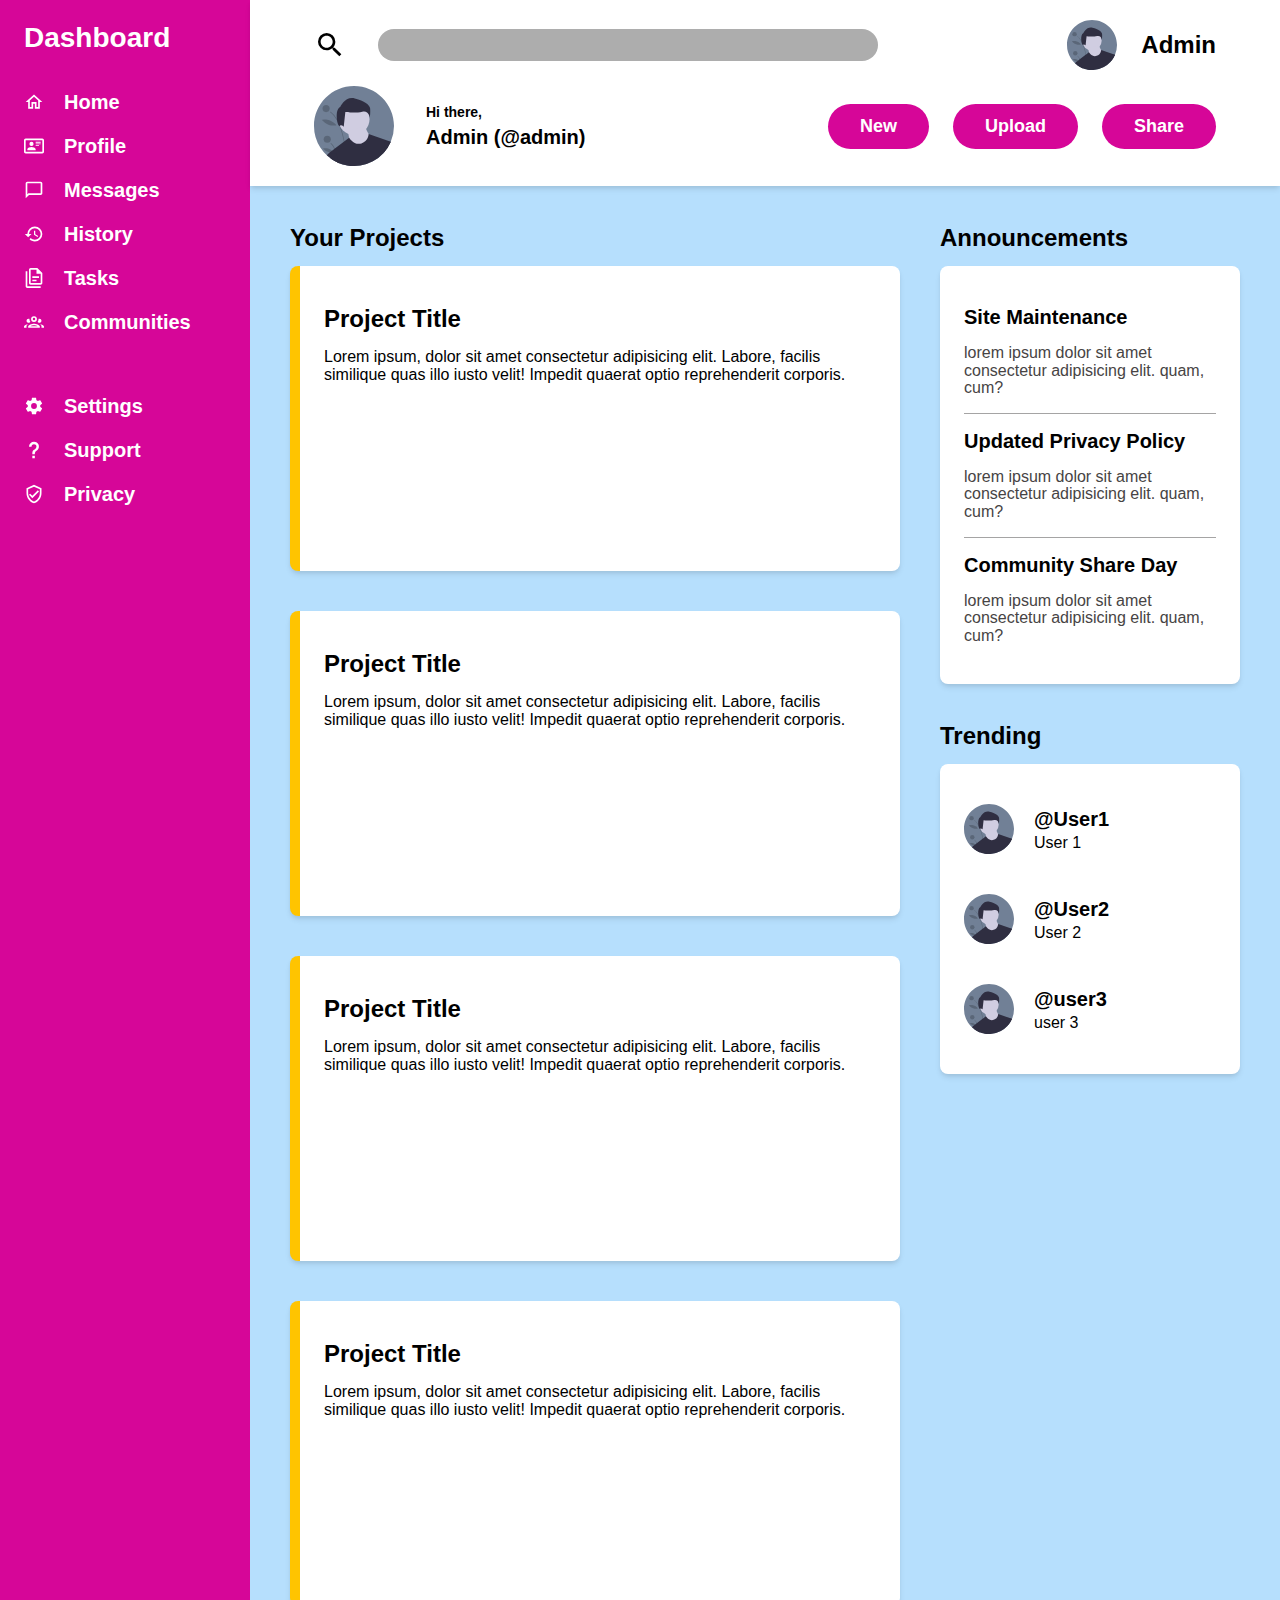
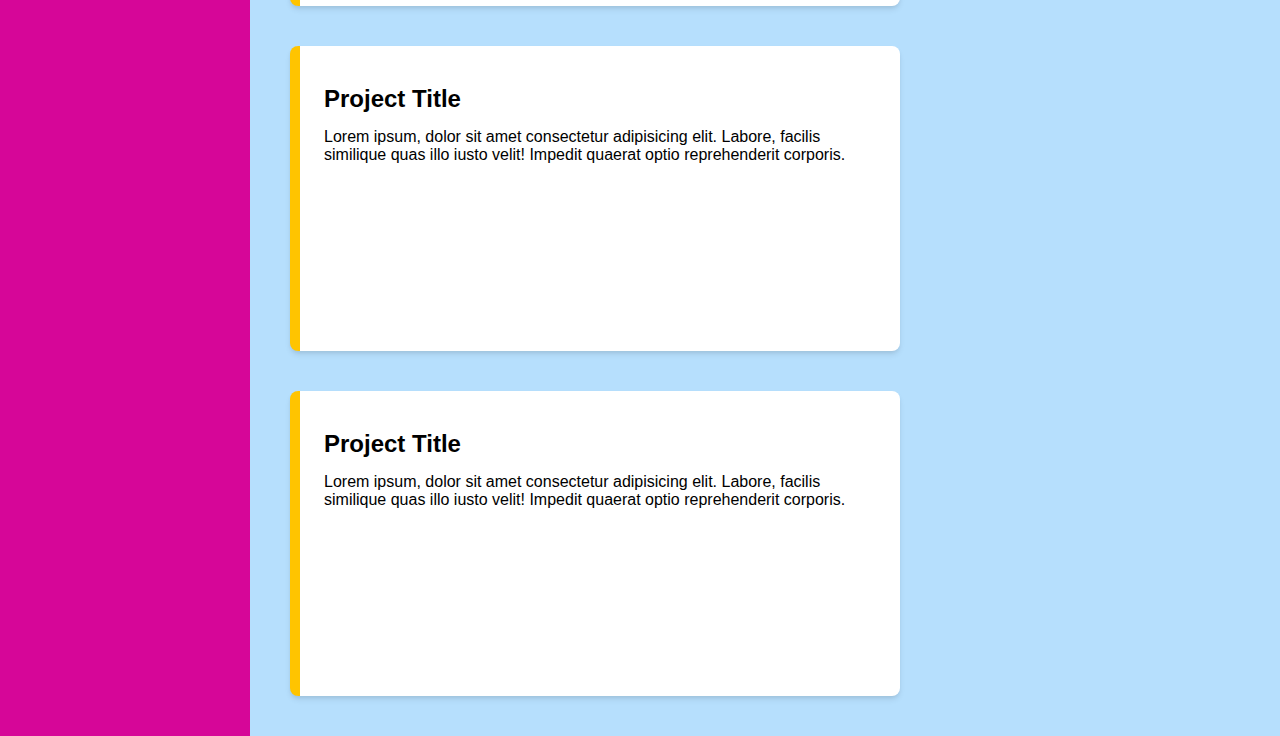
<file: admin-dashboard/index.html>
<!DOCTYPE html>
<html lang="en">
<head>
  <meta charset="UTF-8">
  <meta http-equiv="X-UA-Compatible" content="IE=edge">
  <meta name="viewport" content="width=device-width, initial-scale=1.0">
  <title>Admin Dashboard</title>
  <link rel="stylesheet" href="styles.css">
</head>
<body>
  <div class="container">
    <div class="sidebar">
      <div class="logo">
        <div>Dashboard</div>
      </div>

      <ul>
        <li>
          <img class="svg" src="./img/home-outline.svg" alt="home">
          <div>Home</div>
        </li>
        <li>
          <img src="./img/card-account-details-outline.svg" alt="Profile" class="svg">
          <div>Profile</div>
        </li>
        <li>
          <img src="./img/message-outline.svg" alt="" class="svg">
          <div>Messages</div>
        </li>
        <li>
          <img src="./img/history.svg" alt="" class="svg">
          <div>History</div>
        </li>
        <li>
          <img src="./img/file-document-multiple-outline.svg" alt="" class="svg">
          <div>Tasks</div>
        </li>
        <li>
          <img src="./img/account-group-outline.svg" alt="" class="svg">
          <div>Communities</div>
        </li>
      </ul>

      <ul>
        <li>
          <img src="./img/cog.svg" alt="" class="svg">
          <div>Settings</div>
        </li>
        <li>
          <img src="./img/help.svg" alt="" class="svg">
          <div>Support</div>
        </li>
        <li>
          <img src="./img/shield-check-outline.svg" alt="" class="svg">
          <div>Privacy</div>
        </li>
      </ul>
    </div>

    <div class="dashboard">
      <div class="header">
        <div class="top">
          <div class="left">
            <img class="svg" src="./img/magnify.svg" alt="Search" />
            <div class="searchbar"></div>
          </div>
          <div class="right">
            <img src="img/user.svg" alt="" class="svg">
            <div>Admin</div>
          </div>
        </div>
        <div class="bottom">
          <div class="left">
            <img src="./img/user.svg" alt="" class="svg">
            <div class="welcome-message">
              <div class="top">Hi there,</div>
              <div class="bottom">Admin (@admin)</div>
            </div>
          </div>
          <div class="right">
            <button>New</button>
            <button>Upload</button>
            <button>Share</button>
          </div>
        </div>
      </div>
      <div class="content">
        <div class="left">
          <div class="left-title">
            <div>Your Projects</div>
          </div>
          <div class="cards">
            <div class="card">
              <div class="card-title">
                Project Title
              </div>
              <div class="card-content">
                Lorem ipsum, dolor sit amet consectetur adipisicing elit. Labore, facilis similique quas illo iusto velit! Impedit quaerat optio reprehenderit corporis.
              </div>
            </div>
            <div class="card">
              <div class="card-title">
                Project Title
              </div>
              <div class="card-content">
                Lorem ipsum, dolor sit amet consectetur adipisicing elit. Labore, facilis similique quas illo iusto velit! Impedit quaerat optio reprehenderit corporis.
              </div>
            </div>
            <div class="card">
              <div class="card-title">
                Project Title
              </div>
              <div class="card-content">
                Lorem ipsum, dolor sit amet consectetur adipisicing elit. Labore, facilis similique quas illo iusto velit! Impedit quaerat optio reprehenderit corporis.
              </div>
            </div>
            <div class="card">
              <div class="card-title">
                Project Title
              </div>
              <div class="card-content">
                Lorem ipsum, dolor sit amet consectetur adipisicing elit. Labore, facilis similique quas illo iusto velit! Impedit quaerat optio reprehenderit corporis.
              </div>
            </div>
            <div class="card">
              <div class="card-title">
                Project Title
              </div>
              <div class="card-content">
                Lorem ipsum, dolor sit amet consectetur adipisicing elit. Labore, facilis similique quas illo iusto velit! Impedit quaerat optio reprehenderit corporis.
              </div>
            </div>
            <div class="card">
              <div class="card-title">
                Project Title
              </div>
              <div class="card-content">
                Lorem ipsum, dolor sit amet consectetur adipisicing elit. Labore, facilis similique quas illo iusto velit! Impedit quaerat optio reprehenderit corporis.
              </div>
            </div>
          </div>
        </div>
        <div class="right">
          <div class="top">
            <div class="right-title">
              Announcements
            </div>
            <div class="card">
              <div class="card-title">
                Site Maintenance
              </div>
              <div class="card-content">
                lorem ipsum dolor sit amet consectetur adipisicing elit. quam, cum?
              </div>
              <div class="content-separator"></div>
              <div class="card-title">
                Updated Privacy Policy
              </div>
              <div class="card-content">
                lorem ipsum dolor sit amet consectetur adipisicing elit. quam, cum?
              </div>
              <div class="content-separator"></div>
              <div class="card-title">
                Community Share Day
              </div>
              <div class="card-content">
                lorem ipsum dolor sit amet consectetur adipisicing elit. quam, cum?
              </div>
            </div>
          </div>
          <div class="bottom">
            <div class="right-title">
              Trending
            </div>
            <div class="card">
              <div class="profile">
                <img src="./img/user.svg" alt="" class="svg">
                <div class="profile-content">
                  <div class="username">@User1</div>
                  <div class="bio">User 1</div>
                </div>
              </div>
              <div class="profile">
                <img src="./img/user.svg" alt="" class="svg">
                <div class="profile-content">
                  <div class="username">@User2</div>
                  <div class="bio">User 2</div>
                </div>
              </div>
              <div class="profile">
                <img src="./img/user.svg" alt="" class="svg">
                <div class="profile-content">
                  <div class="username">@user3</div>
                  <div class="bio">user 3</div>
                </div>
              </div>
            </div>
          </div>
        </div>
      </div>
    </div>
  </div>
</body>
</html>
</file>
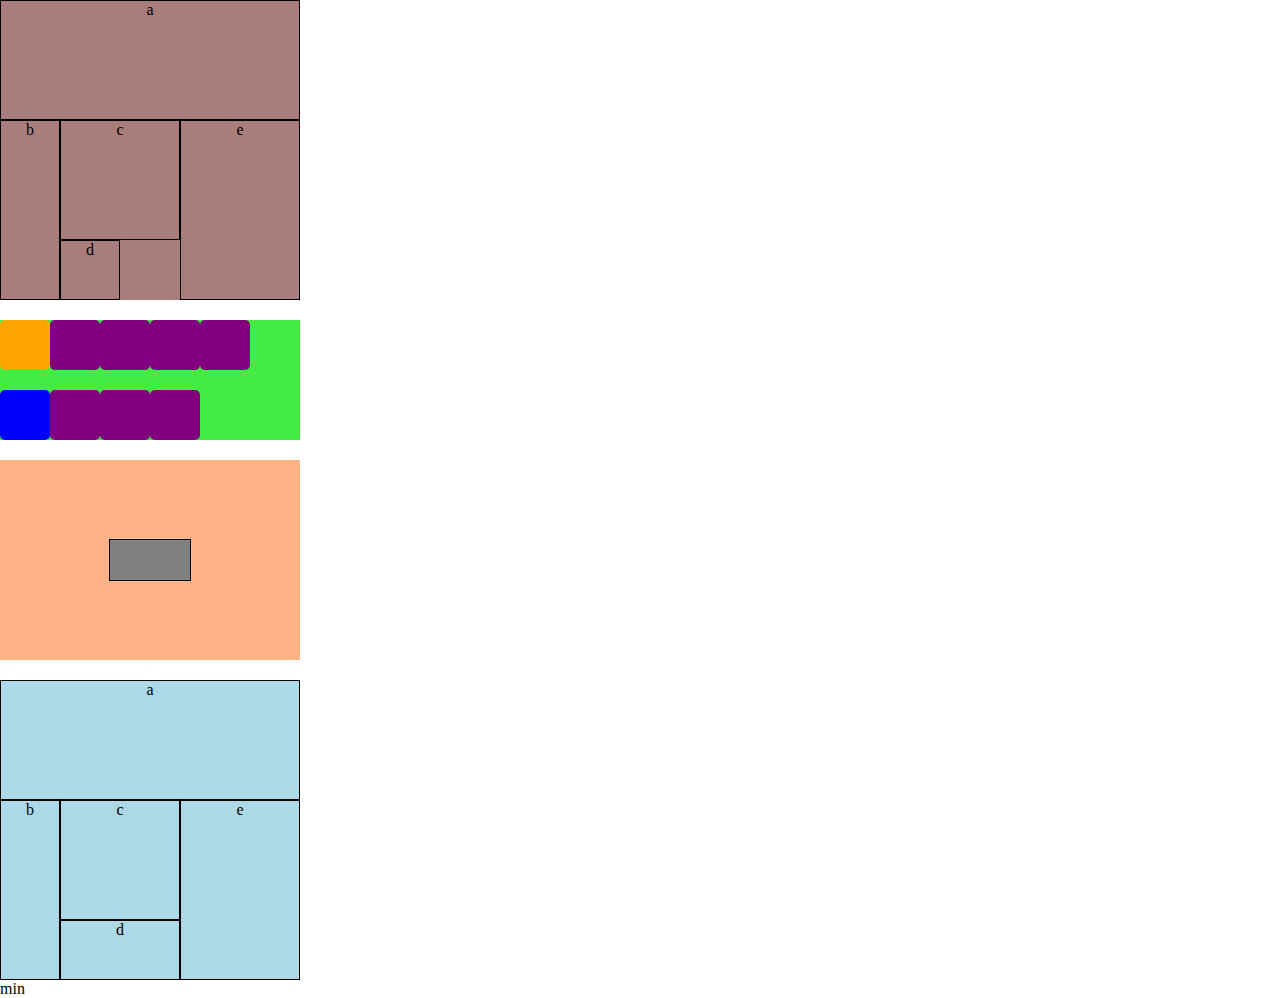
<file: grid-test/index.html>
<!DOCTYPE html>
<html lang="en">
<head>
  <meta charset="UTF-8">
  <meta http-equiv="X-UA-Compatible" content="IE=edge">
  <meta name="viewport" content="width=device-width, initial-scale=1.0">
  <title>Document</title>
  <link rel="stylesheet" href="styles.css">
</head>
<body>
  <div class="gridstuff">
    <div class="container4">
      <div class="a2">a</div>
      <div class="b2">b</div>
      <div class="c2">c</div>
      <div class="d2">d</div>
      <div class="e2">e</div>
    </div>

    <div class="container">
      <div class="box1"></div>
      <div class="box2"></div>
      <div class="box"></div>
      <div class="box"></div>
      <div class="box"></div>
      <div class="box"></div>
      <div class="box"></div>
      <div class="box"></div>
      <div class="box"></div>
    </div>

    <div class="container2">
      <div class="rectangle"></div>
    </div>

    <div class="container3">
      <div class="a">a</div>
      <div class="b">b</div>
      <div class="c">c</div>
      <div class="d">d</div>
      <div class="e">e</div>
    </div>
  </div>

  <div class="min">min</div>
</body>
</html>
</file>
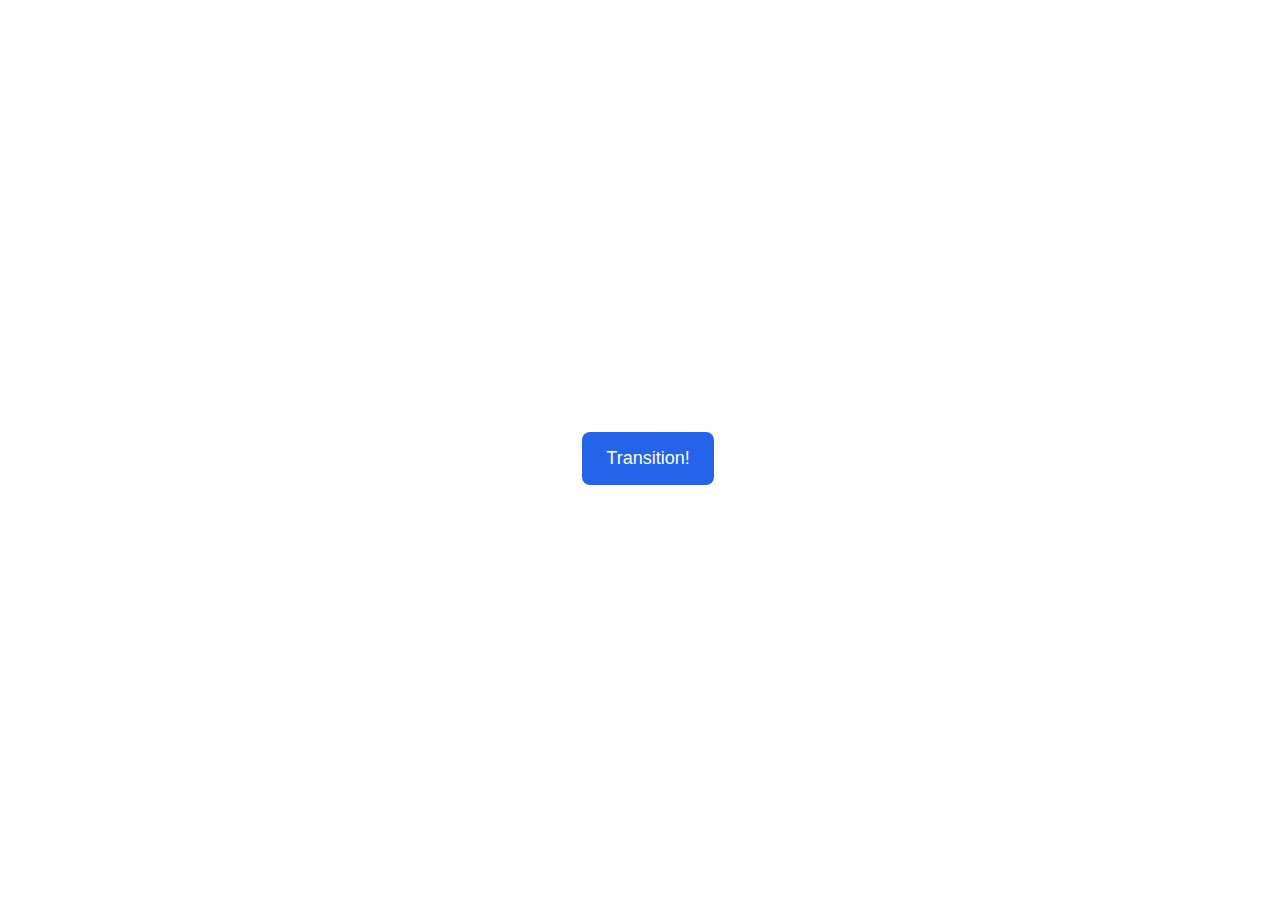
<file: css-exercises/animation/01-button-hover/index.html>
<!DOCTYPE html>
<html lang="en">
  <head>
    <meta charset="UTF-8" />
    <meta http-equiv="X-UA-Compatible" content="IE=edge" />
    <meta name="viewport" content="width=device-width, initial-scale=1.0" />
    <title>Button Hover</title>
    <link rel="stylesheet" href="style.css" />
  </head>
  <body>
    <div id="transition-container">
      <button>Transition!</button>
    </div>
  </body>
</html>
</file>
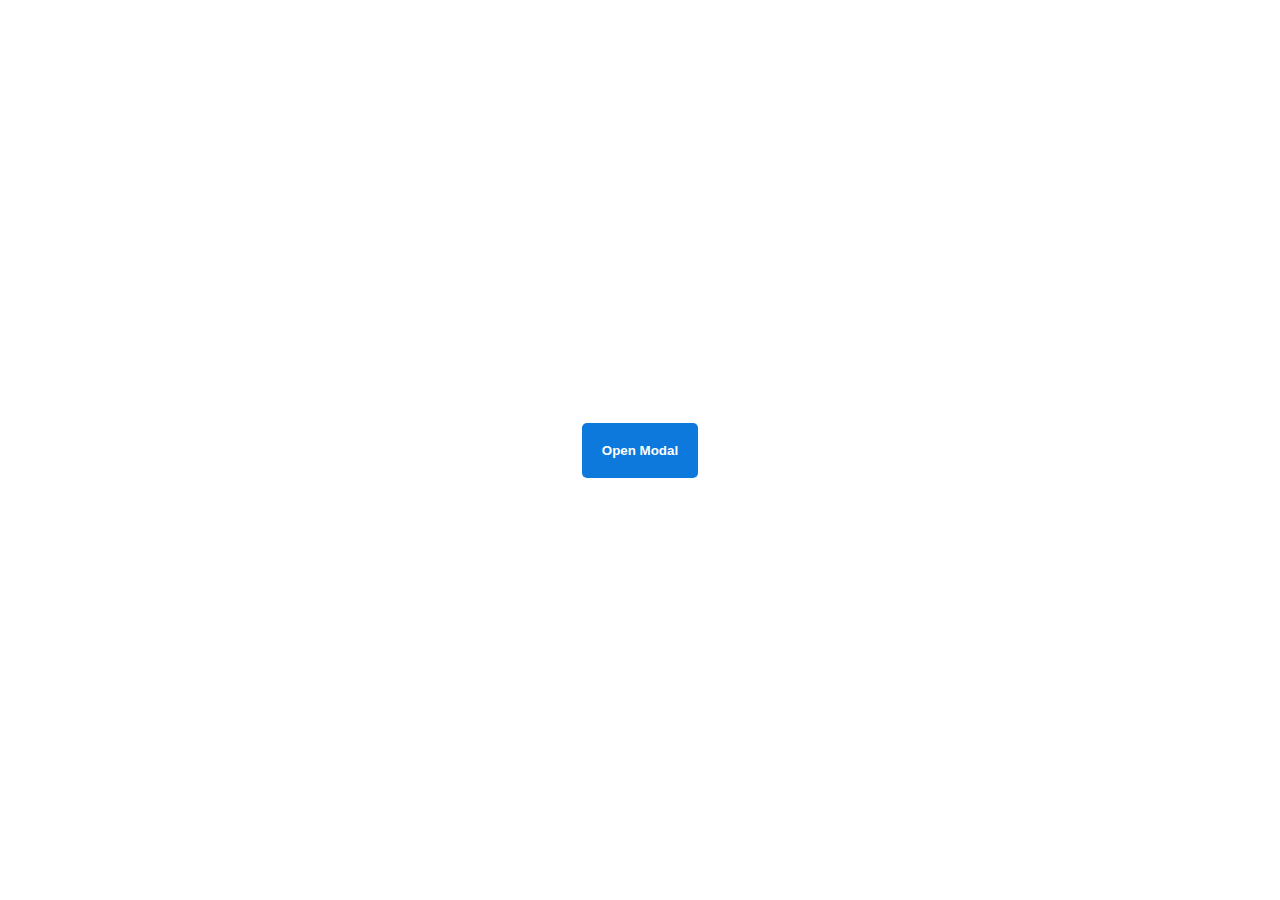
<file: css-exercises/animation/02-pop-up/index.html>
<!DOCTYPE html>
<html lang="en">
  <head>
    <meta charset="UTF-8" />
    <meta http-equiv="X-UA-Compatible" content="IE=edge" />
    <meta name="viewport" content="width=device-width, initial-scale=1.0" />
    <title>Popup</title>
    <link rel="stylesheet" href="style.css" />
  </head>
  <body>
    <div class="backdrop"></div>
    <div class="popup-modal">
      <h1>Look at me!</h1>
      <p>I'm a pop up dialog!</p>
      <button id="close-modal">Close Modal</button>
    </div>
    <div class="button-container">
      <button id="trigger-modal">Open Modal</button>
    </div>
    <script src="script.js"></script>
  </body>
</html>
</file>
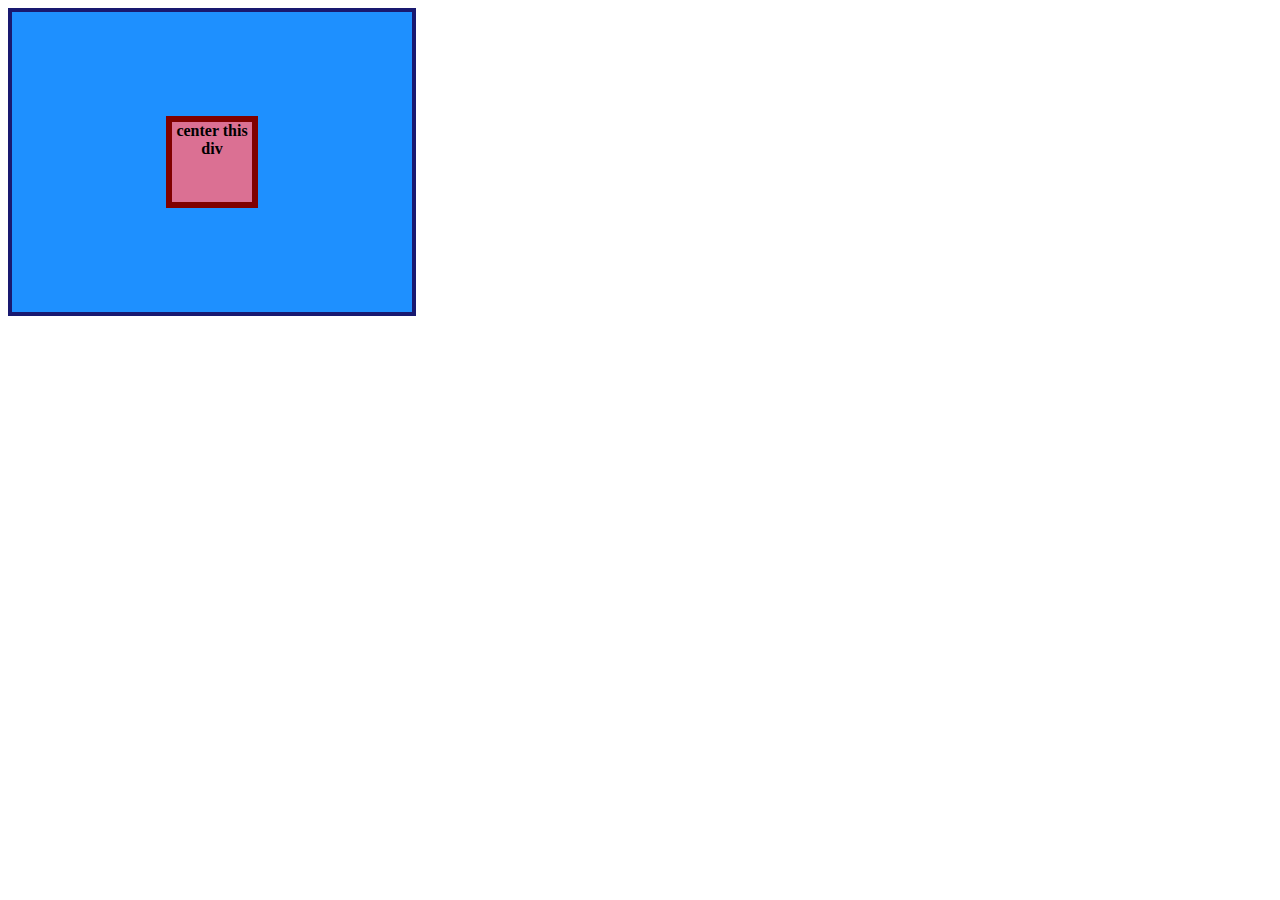
<file: css-exercises/flex/01-flex-center/index.html>
<!DOCTYPE html>
<html lang="en">
  <head>
    <meta charset="UTF-8">
    <meta http-equiv="X-UA-Compatible" content="IE=edge">
    <meta name="viewport" content="width=device-width, initial-scale=1.0">
    <title>CENTER THIS DIV</title>
    <link rel="stylesheet" href="style.css">
  </head>
  <body>
    <div class="container">
      <div class="box">center this div</div>
    </div>
  </body>
</html>
</file>
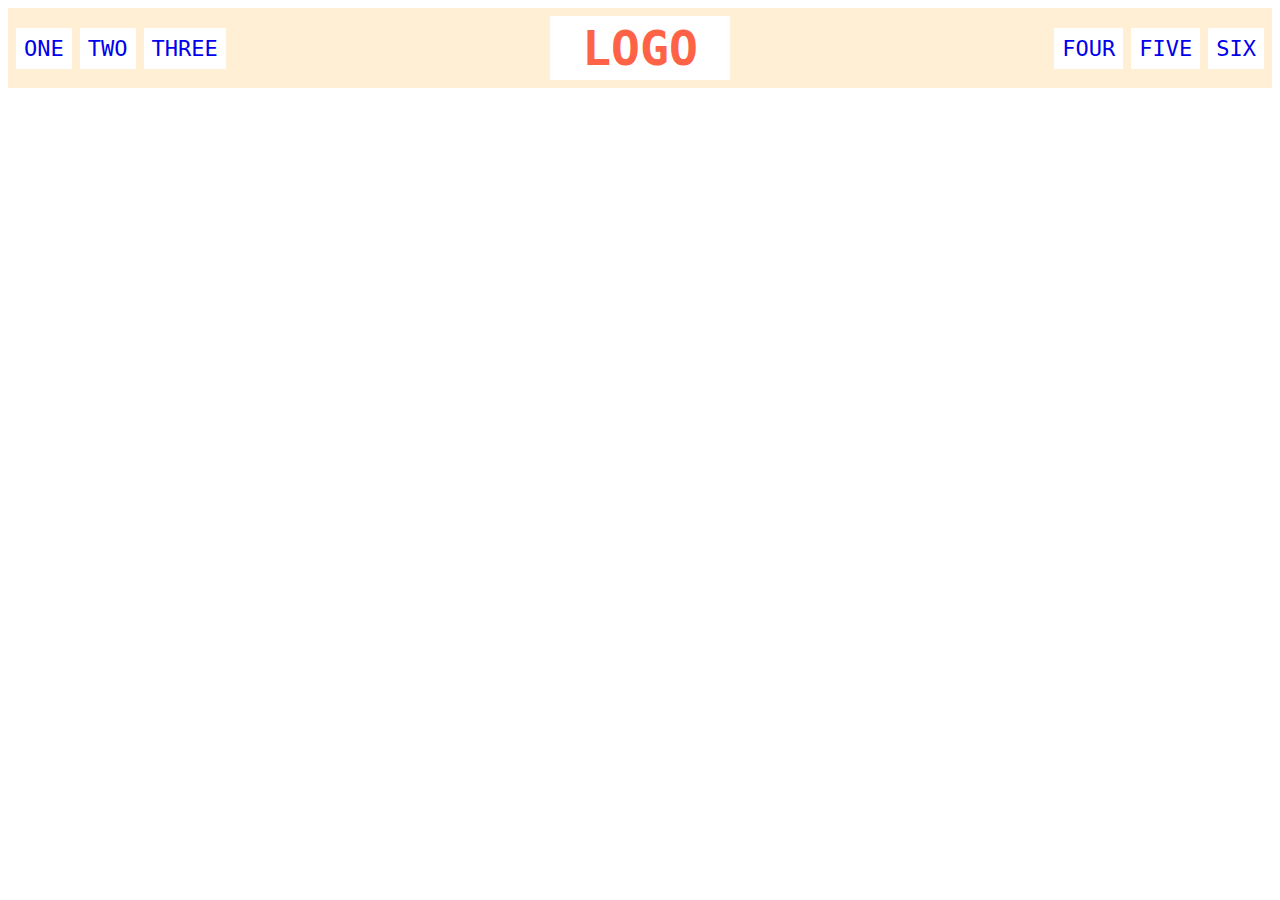
<file: css-exercises/flex/02-flex-header/index.html>
<!DOCTYPE html>
<html lang="en">
  <head>
    <meta charset="UTF-8">
    <meta http-equiv="X-UA-Compatible" content="IE=edge">
    <meta name="viewport" content="width=device-width, initial-scale=1.0">
    <title>Flex Header</title>
    <link rel="stylesheet" href="style.css">
  </head>
  <body>
    <div class="header">
      <div class="left-links">
        <ul>
          <li><a href="#">ONE</a></li>
          <li><a href="#">TWO</a></li>
          <li><a href="#">THREE</a></li>
        </ul>
      </div>
      <div class="logo">LOGO</div>
      <div class="right-links">
        <ul>
          <li><a href="#">FOUR</a></li>
          <li><a href="#">FIVE</a></li>
          <li><a href="#">SIX</a></li>
        </ul>
      </div>
    </div>
  </body>
</html>
</file>
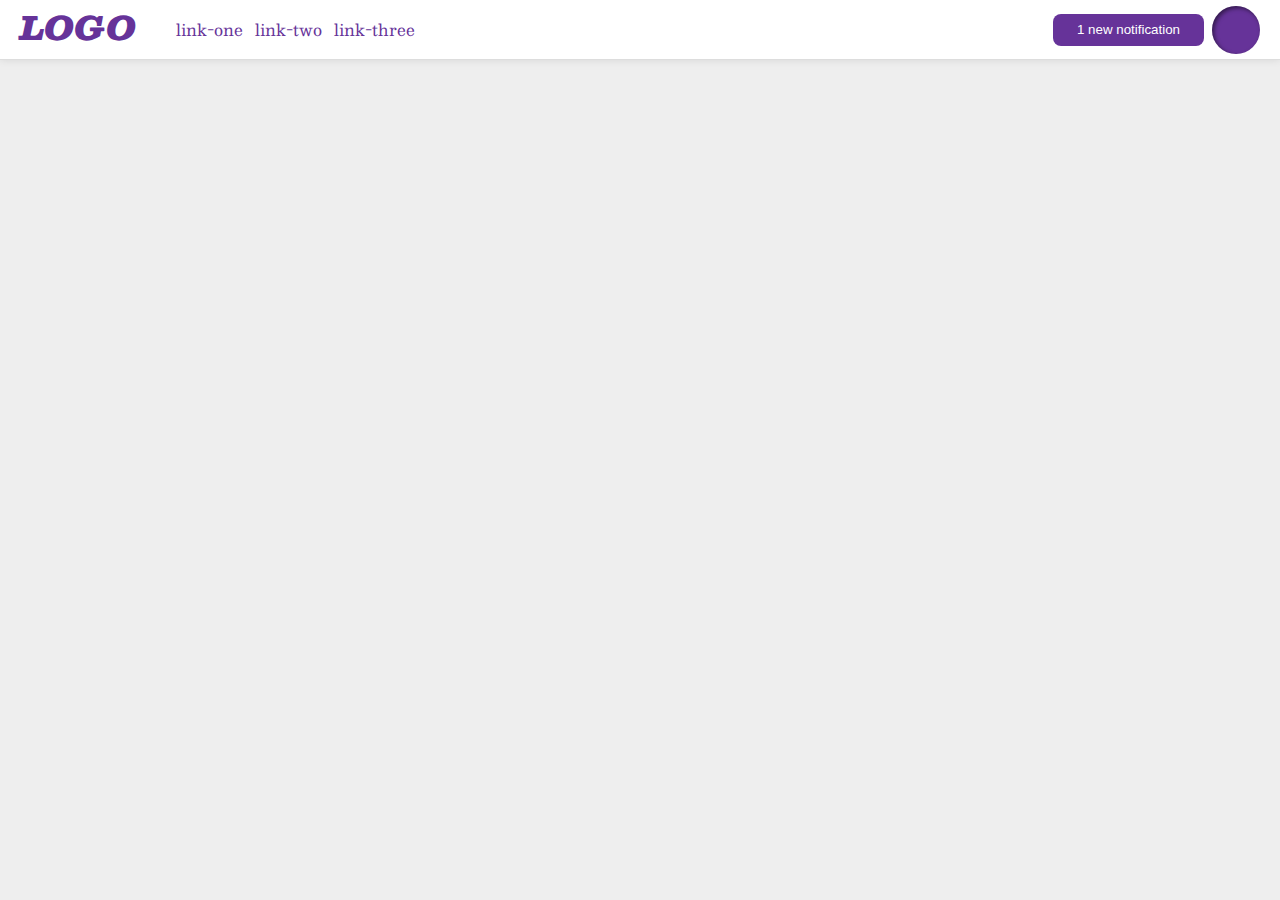
<file: css-exercises/flex/03-flex-header-2/index.html>
<!DOCTYPE html>
<html lang="en">
  <head>
    <meta charset="UTF-8">
    <meta http-equiv="X-UA-Compatible" content="IE=edge">
    <meta name="viewport" content="width=device-width, initial-scale=1.0">
    <title>Flex Header 2</title>
    <link rel="stylesheet" href="style.css">
  </head>
  <body>
    <div class="header">
      <div class="left">
        <div class="logo">
          LOGO
        </div>
        <ul class="links">
          <li><a href="google.com">link-one</a></li>
          <li><a href="google.com">link-two</a></li>
          <li><a href="google.com">link-three</a></li>
        </ul>
      </div>
      <div class="right">
        <button class="notifications">
          1 new notification
        </button>
        <div class="profile-image"></div>
      </div>
    </div>
  </body>
</html>
</file>
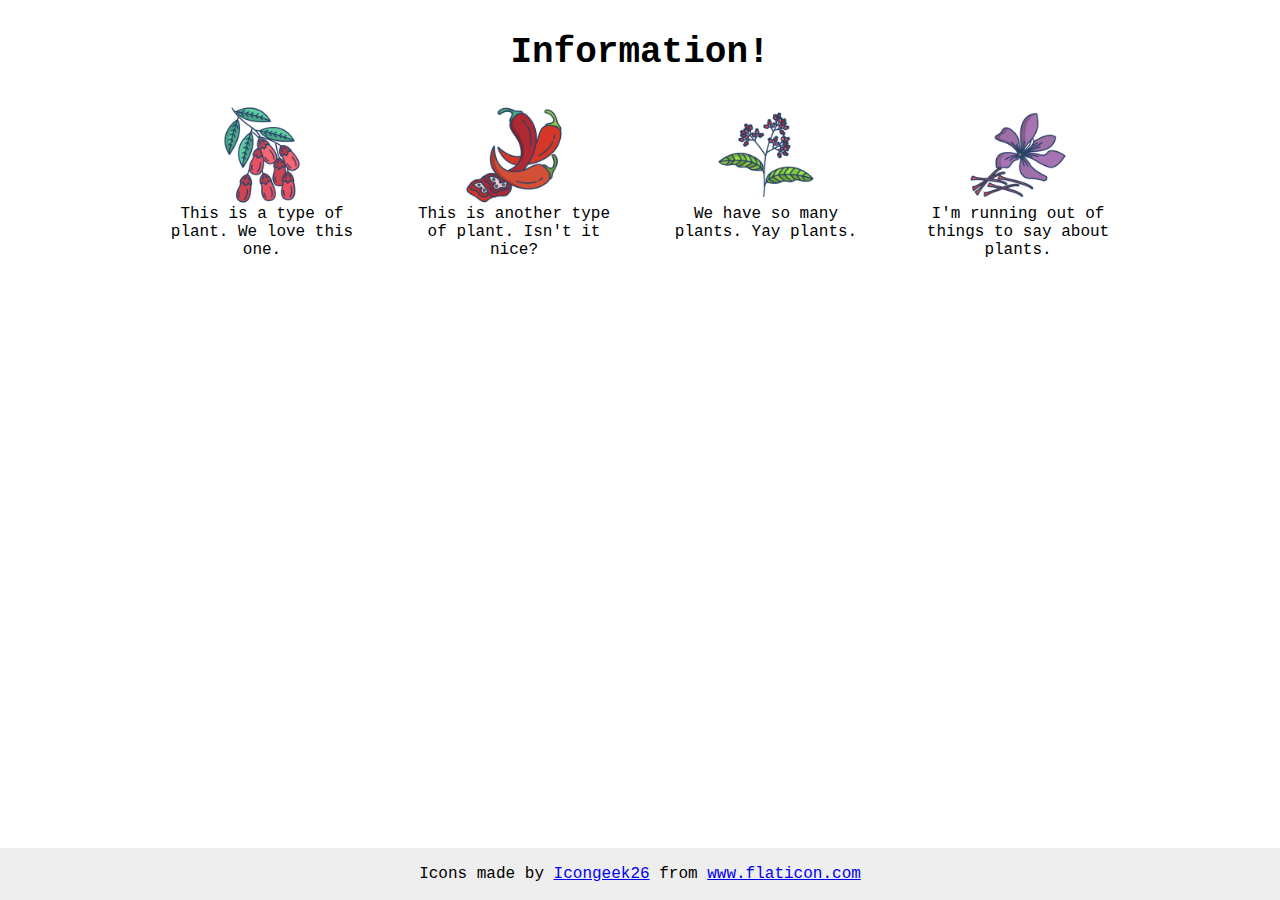
<file: css-exercises/flex/04-flex-information/index.html>
<!DOCTYPE html>
<html lang="en">
  <head>
    <meta charset="UTF-8">
    <meta http-equiv="X-UA-Compatible" content="IE=edge">
    <meta name="viewport" content="width=device-width, initial-scale=1.0">
    <title>Information</title>
    <link rel="stylesheet" href="style.css">
  </head>
  <body>
    <div class="showcase">
      <div class="title">Information!</div>

      <div class="bottom">
        <div class="container">
          <img src="./images/barberry.png" alt="barberry">
          <div class="text">This is a type of plant. We love this one.</div>
        </div>

        <div class="container">
          <img src="./images/chilli.png" alt="chili">
          <div class="text">This is another type of plant. Isn't it nice?</div>
        </div>

        <div class="container">
          <img src="./images/pepper.png" alt="pepper">
          <div class="text">We have so many plants. Yay plants.</div>
        </div>

        <div class="container">
          <img src="./images/saffron.png" alt="saffron">
          <div class="text">I'm running out of things to say about plants.</div>
        </div>
      </div>
    </div>

    <!-- disregard this section, it's here to give attribution to the creator of these icons -->
    <div class="footer">
      <div>Icons made by <a href="https://www.flaticon.com/authors/icongeek26" title="Icongeek26">Icongeek26</a> from <a href="https://www.flaticon.com/" title="Flaticon">www.flaticon.com</a></div>
    </div>
  </body>
</html>
</file>
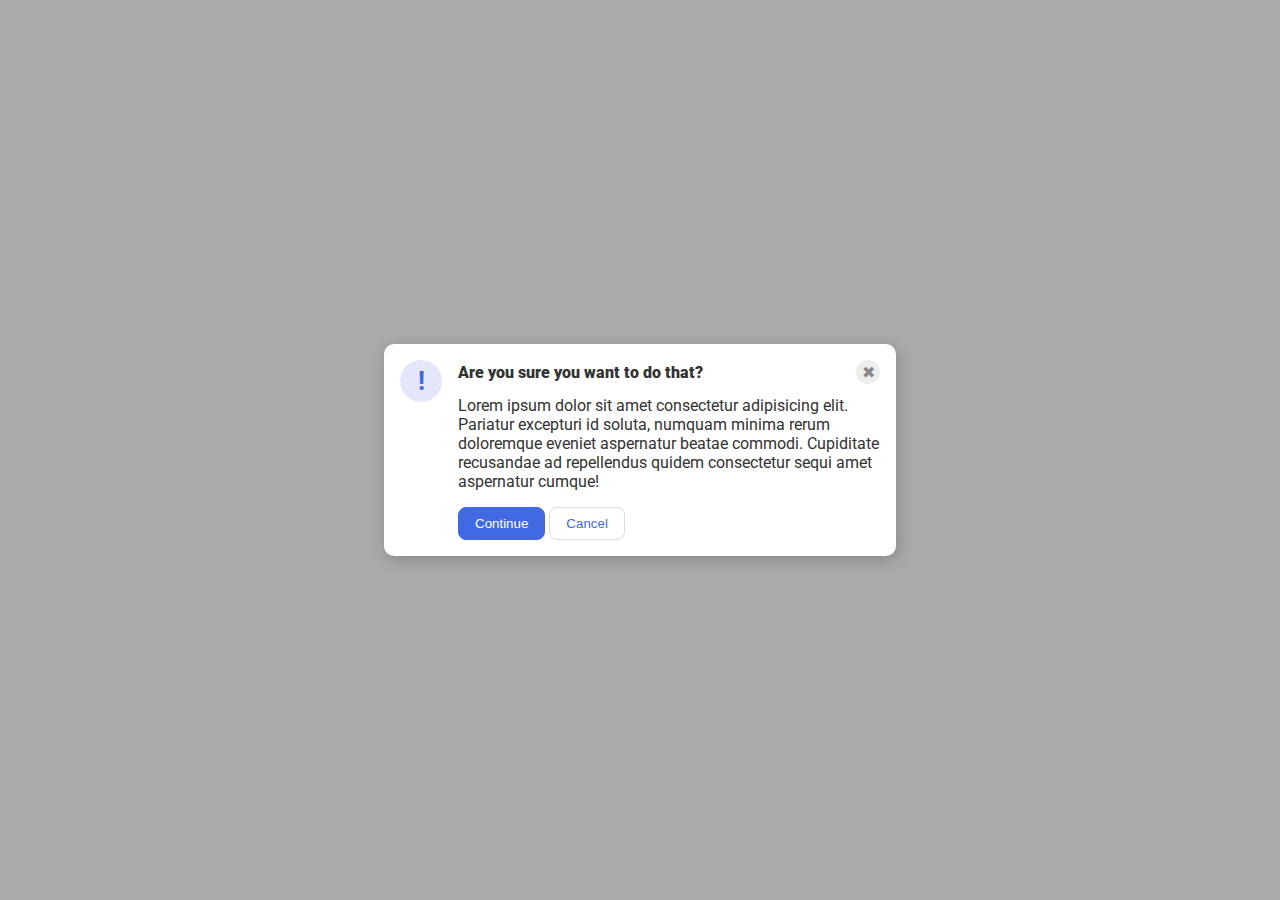
<file: css-exercises/flex/05-flex-modal/index.html>
<!DOCTYPE html>
<html lang="en">
  <head>
    <meta charset="UTF-8">
    <meta http-equiv="X-UA-Compatible" content="IE=edge">
    <meta name="viewport" content="width=device-width, initial-scale=1.0">
    <link rel="stylesheet" href="style.css">
    <title>Modal</title>
  </head>
  <body>
    <div class="modal">
      <div class="icon">!</div>
      <div class="right">
        <div class="title">
          <div class="header">Are you sure you want to do that?</div>
          <div class="close-button">✖</div>
        </div>
        <div class="text">Lorem ipsum dolor sit amet consectetur adipisicing elit. Pariatur excepturi id soluta, numquam minima rerum doloremque eveniet aspernatur beatae commodi. Cupiditate recusandae ad repellendus quidem consectetur sequi amet aspernatur cumque!</div>
        <button class="continue">Continue</button>
        <button class="cancel">Cancel</button>
      </div>
    </div>
  </body>
</html>
</file>
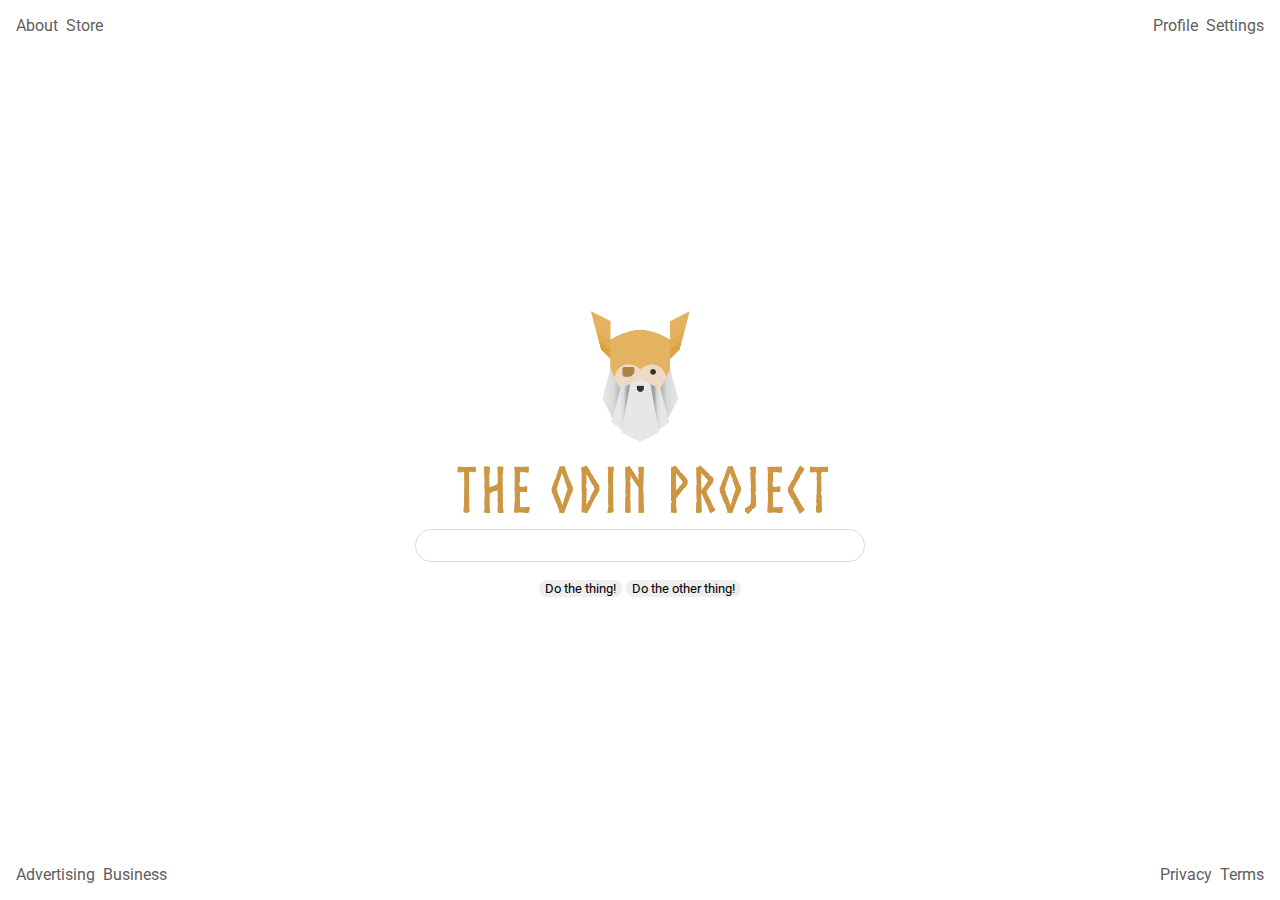
<file: css-exercises/flex/06-flex-layout/index.html>
<!DOCTYPE html>
<html lang="en">
  <head>
    <meta charset="UTF-8">
    <meta http-equiv="X-UA-Compatible" content="IE=edge">
    <meta name="viewport" content="width=device-width, initial-scale=1.0">
    <title>LAYOUT</title>
    <link rel="stylesheet" href="./style.css">
  </head>
  <body>
    <div class="header">
      <ul class="left-links">
        <li><a href="#">About</a></li>
        <li><a href="#">Store</a></li>
      </ul>
      <ul class="right-links">
        <li><a href="#">Profile</a></li>
        <li><a href="#">Settings</a></li>
      </ul>
    </div>
    <div class="content">
      <div class="container">
        <img src="./logo.png" alt="Project logo. Represents odin with the project name.">
        <div class="input">
          <input type="text">
        </div>
        <div class="buttons">
          <button>Do the thing!</button>
          <button>Do the other thing!</button>
        </div>
      </div>
    </div>
    <div class="footer">
      <ul class="left-links">
        <li><a href="#">Advertising</a></li>
        <li><a href="#">Business</a></li>
      </ul>
      <ul class="right-links">
        <li><a href="#">Privacy</a></li>
        <li><a href="#">Terms</a></li>
      </ul>
    </div>
  </body>
</html>
</file>
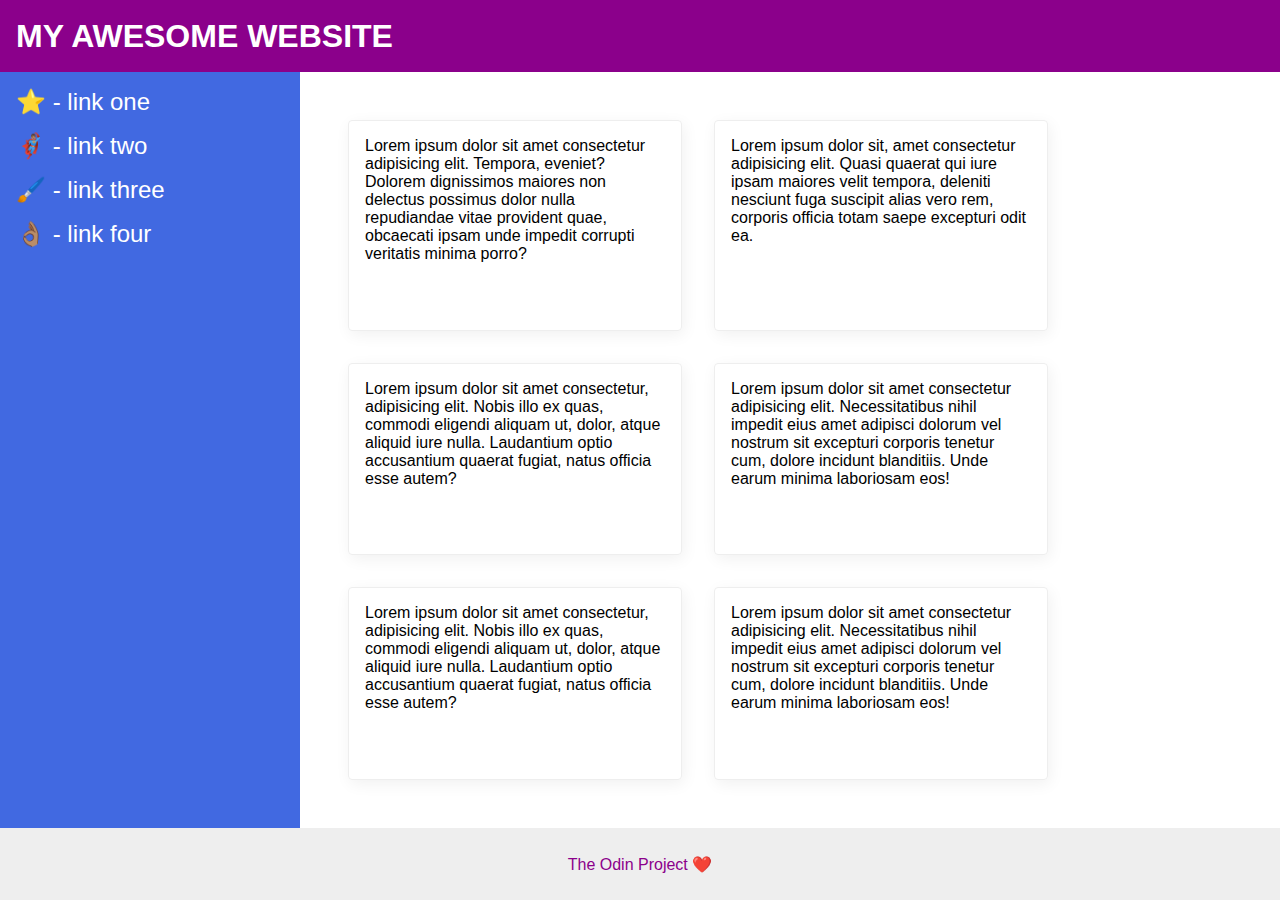
<file: css-exercises/flex/07-flex-layout-2/index.html>
<!DOCTYPE html>
<html lang="en">
  <head>
    <meta charset="UTF-8">
    <meta http-equiv="X-UA-Compatible" content="IE=edge">
    <meta name="viewport" content="width=device-width, initial-scale=1.0">
    <title>The Holy Grail</title>
    <link rel="stylesheet" href="style.css">
  </head>
  <body>
    <div class="header">
      MY AWESOME WEBSITE
    </div>
    
    <div class="middle">
      <div class="sidebar">
        <ul>
          <li><a href="#">⭐ - link one</a></li>
          <li><a href="#">🦸🏽‍♂️ - link two</a></li>
          <li><a href="#">🖌️ - link three</a></li>
          <li><a href="#">👌🏽 - link four</a></li>
        </ul>
      </div>
      <div class="content">
        <div class="card">Lorem ipsum dolor sit amet consectetur adipisicing elit. Tempora, eveniet? Dolorem dignissimos maiores non delectus possimus dolor nulla repudiandae vitae provident quae, obcaecati ipsam unde impedit corrupti veritatis minima porro?</div>
        <div class="card">Lorem ipsum dolor sit, amet consectetur adipisicing elit. Quasi quaerat qui iure ipsam maiores velit tempora, deleniti nesciunt fuga suscipit alias vero rem, corporis officia totam saepe excepturi odit ea.</div>
        <div class="card">Lorem ipsum dolor sit amet consectetur, adipisicing elit. Nobis illo ex quas, commodi eligendi aliquam ut, dolor, atque aliquid iure nulla. Laudantium optio accusantium quaerat fugiat, natus officia esse autem?</div>
        <div class="card">Lorem ipsum dolor sit amet consectetur adipisicing elit. Necessitatibus nihil impedit eius amet adipisci dolorum vel nostrum sit excepturi corporis tenetur cum, dolore incidunt blanditiis. Unde earum minima laboriosam eos!</div>
        <div class="card">Lorem ipsum dolor sit amet consectetur, adipisicing elit. Nobis illo ex quas, commodi eligendi aliquam ut, dolor, atque aliquid iure nulla. Laudantium optio accusantium quaerat fugiat, natus officia esse autem?</div>
        <div class="card">Lorem ipsum dolor sit amet consectetur adipisicing elit. Necessitatibus nihil impedit eius amet adipisci dolorum vel nostrum sit excepturi corporis tenetur cum, dolore incidunt blanditiis. Unde earum minima laboriosam eos!</div>
      </div>
    </div>
    
    <div class="footer">
      The Odin Project ❤️
    </div>
  </body>
</html>
</file>
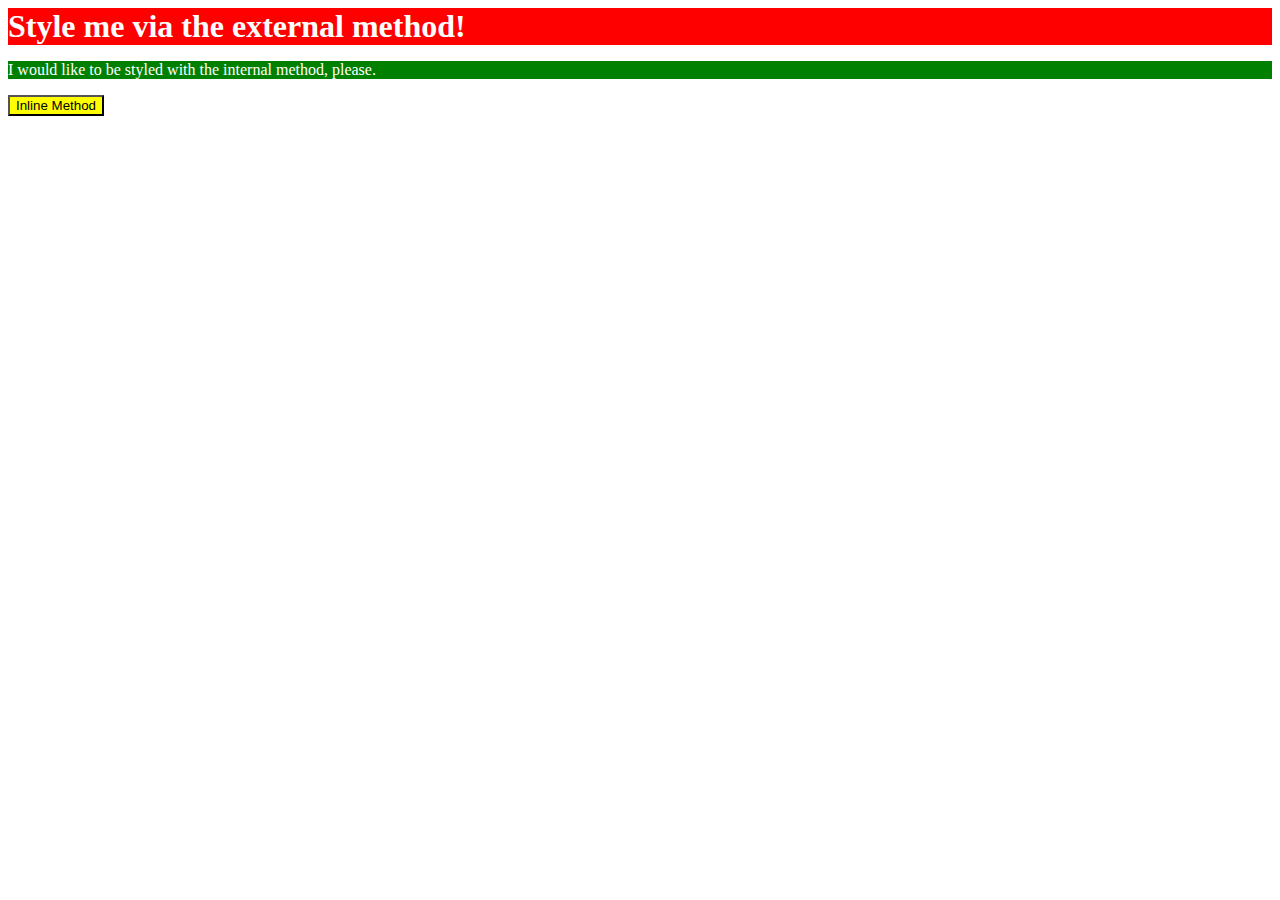
<file: css-exercises/foundations/01-css-methods/index.html>
<!DOCTYPE html>
<html lang="en">
  <head>
    <meta charset="UTF-8">
    <meta http-equiv="X-UA-Compatible" content="IE=edge">
    <meta name="viewport" content="width=device-width, initial-scale=1.0">
    <title>Methods for Adding CSS</title>
    <link rel="stylesheet" href="styles.css">
    <style>
      p {
        background-color: green;
        color: white;
      }
    </style>
  </head>
  <body>
    <div>Style me via the external method!</div>
    <p>I would like to be styled with the internal method, please.</p>
    <button style="background-color: yellow;">Inline Method</button>
  </body>
</html>
</file>
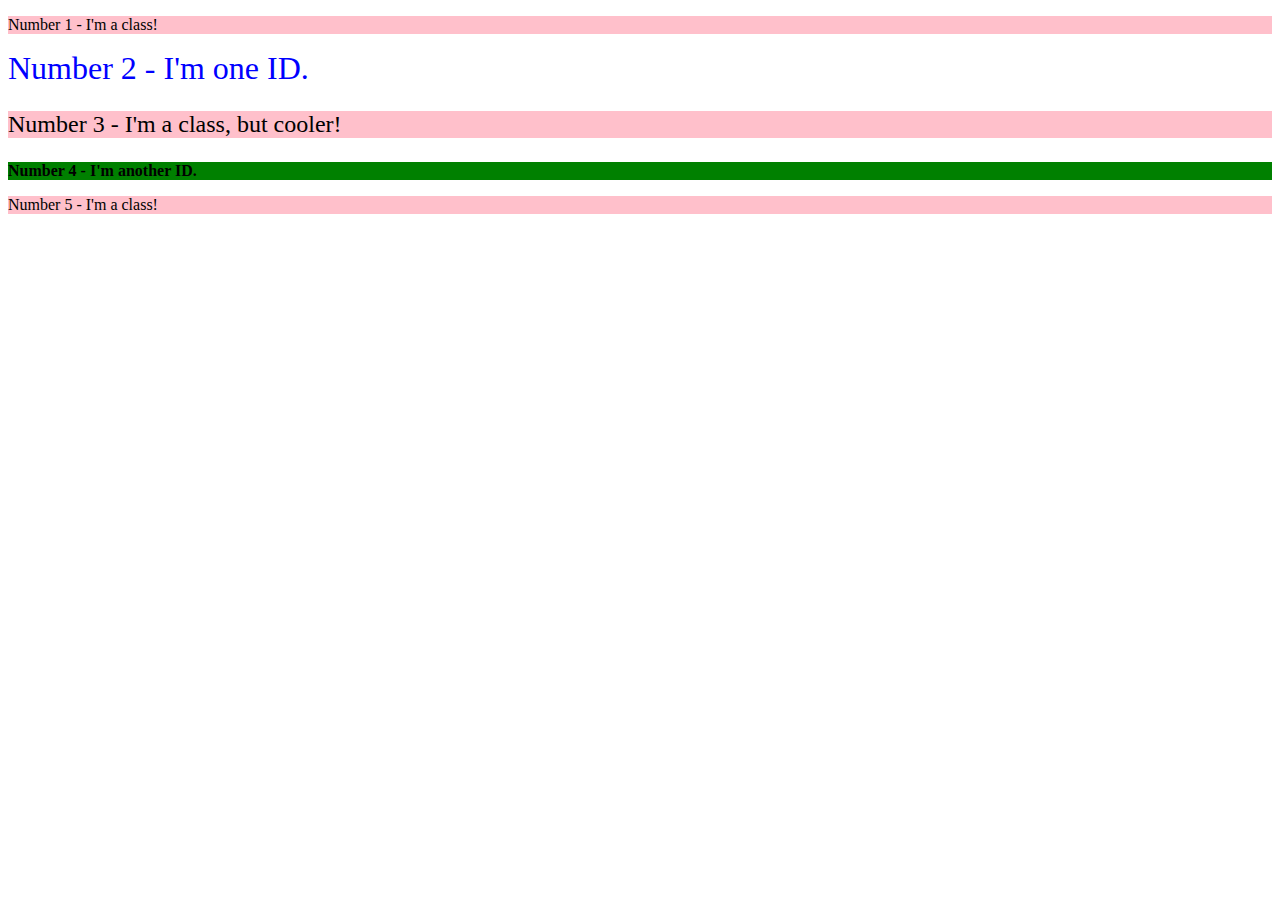
<file: css-exercises/foundations/02-class-id-selectors/index.html>
<!DOCTYPE html>
<html lang="en">
  <head>
    <meta charset="UTF-8">
    <meta http-equiv="X-UA-Compatible" content="IE=edge">
    <meta name="viewport" content="width=device-width, initial-scale=1.0">
    <title>Class and ID Selectors</title>
    <link rel="stylesheet" href="style.css">
  </head>
  <body>
    <p class="asd">Number 1 - I'm a class!</p>
    <div id="dfg">Number 2 - I'm one ID.</div>
    <p class="asd ads">Number 3 - I'm a class, but cooler!</p>
    <div id="dfg2">Number 4 - I'm another ID.</div>
    <p class="asd">Number 5 - I'm a class!</p>
  </body>
</html>
</file>
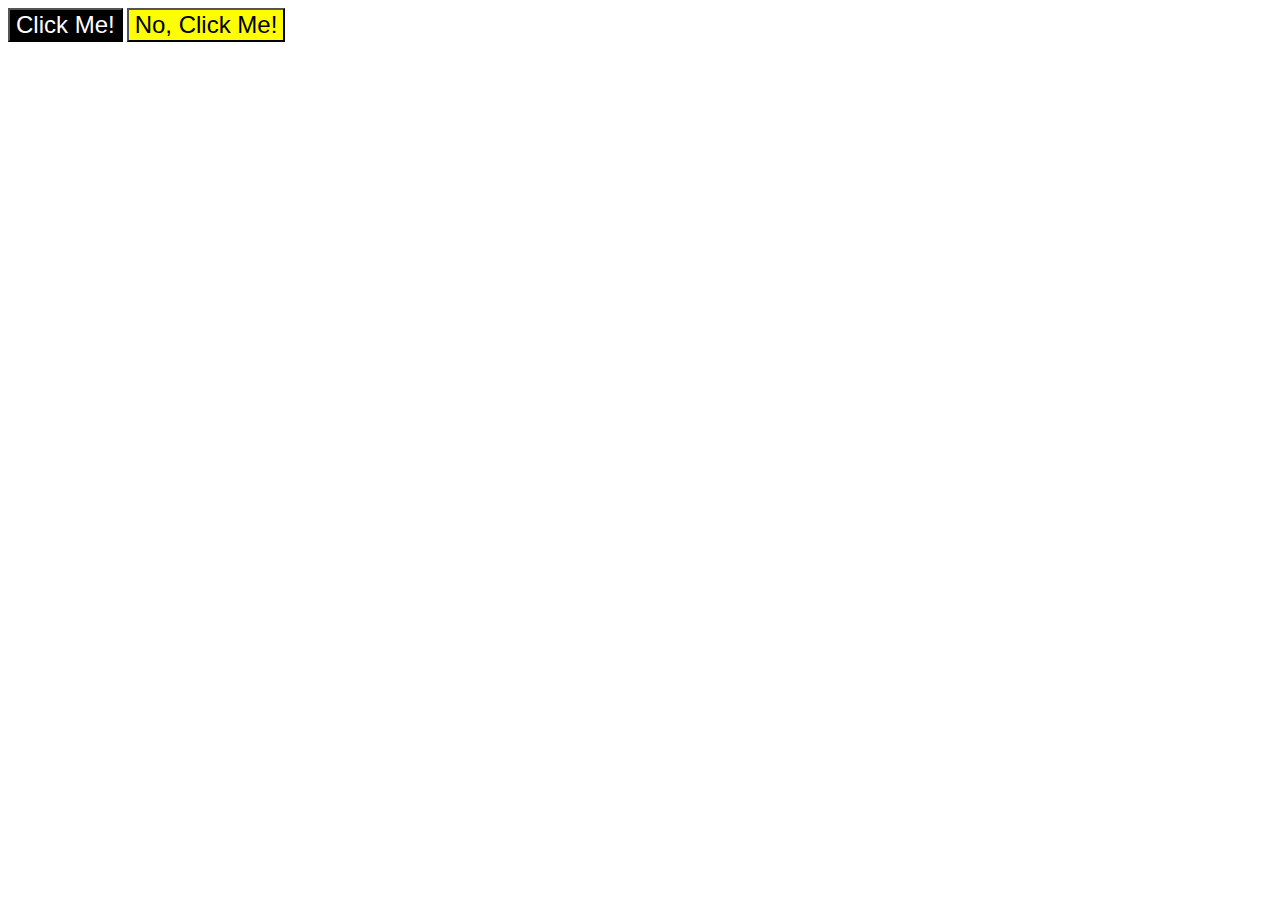
<file: css-exercises/foundations/03-grouping-selectors/index.html>
<!DOCTYPE html>
<html lang="en">
  <head>
    <meta charset="UTF-8">
    <meta http-equiv="X-UA-Compatible" content="IE=edge">
    <meta name="viewport" content="width=device-width, initial-scale=1.0">
    <title>Grouping Selectors</title>
    <link rel="stylesheet" href="style.css">
  </head>
  <body>
    <button id="btn1">Click Me!</button>
    <button id="btn2">No, Click Me!</button>
  </body>
</html>
</file>
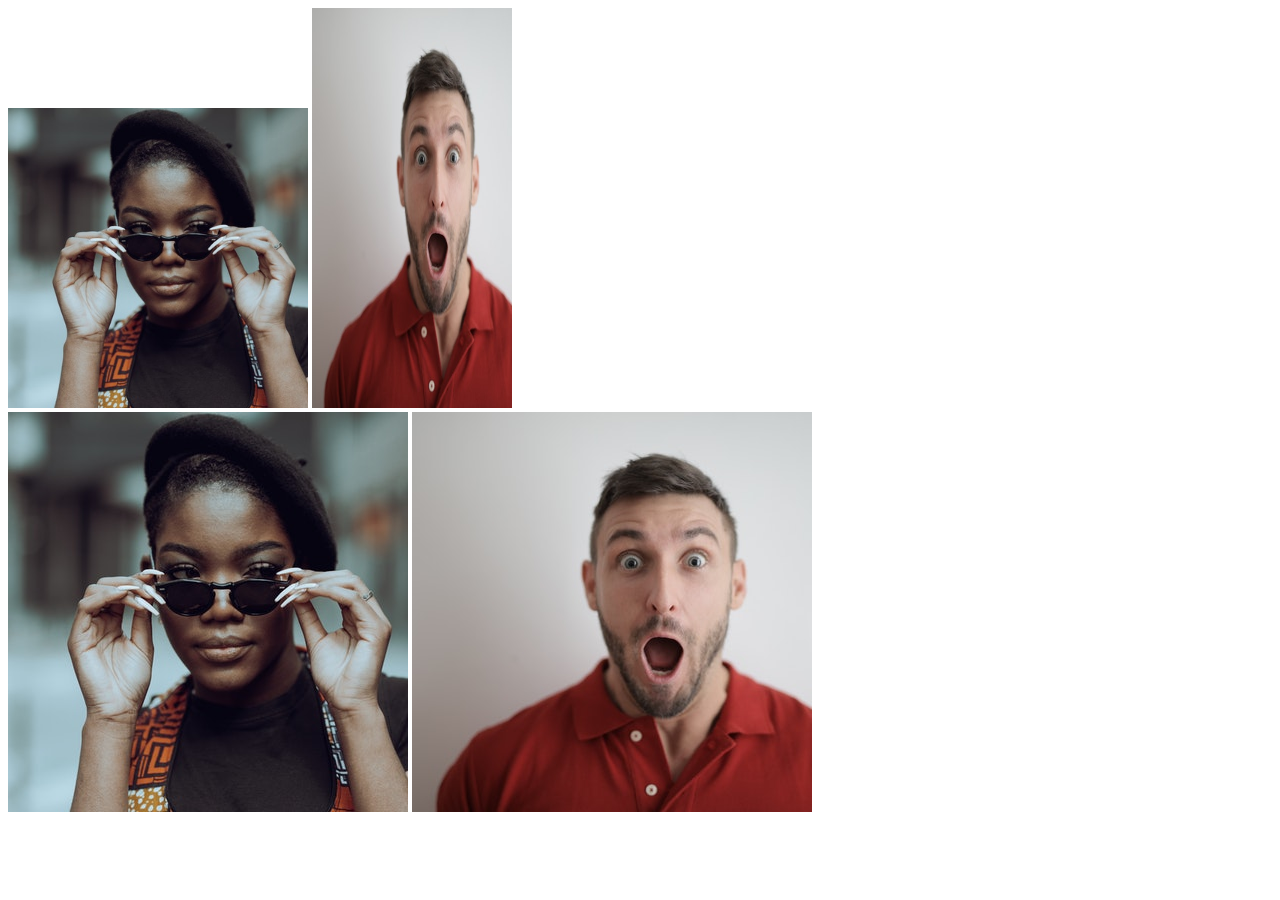
<file: css-exercises/foundations/04-chaining-selectors/index.html>
<!DOCTYPE html>
<html lang="en">
  <head>
    <meta charset="UTF-8">
    <meta http-equiv="X-UA-Compatible" content="IE=edge">
    <meta name="viewport" content="width=device-width, initial-scale=1.0">
    <title>Chaining Selectors</title>
    <link rel="stylesheet" href="style.css">
  </head>
  <body>
    <!-- Use the classes BELOW this line -->
    <div>
      <img class="avatar proportioned" src="./pexels-katho-mutodo-8434791.jpg" alt="Woman with glasses">
      <img class="avatar distorted" src="./pexels-andrea-piacquadio-3777931.jpg" alt="Man with surprised expression">
    </div>
    <!-- Use the classes ABOVE this line -->
    <div>
      <img class="original proportioned" src="./pexels-katho-mutodo-8434791.jpg" alt="Woman with glasses">
      <img class="original distorted" src="./pexels-andrea-piacquadio-3777931.jpg" alt="Man with surprised expression">
    </div>
  </body>
</html>
</file>
<file: grid-test/styles.css>
body {
  margin: 0px;
  padding: 0;
}

.gridstuff {
  display: inline-flex;
  flex-direction: column;
  gap: 20px;
}

.box, .box1, .box2, .box6 {
  background-color: purple;
  color: white;
  border-radius: 5px;
}

.box2 {
  background-color: blue;
}

.box1 {
  background-color: orange;
}

/* justify-* moves items along the x axis */
/* align-* moves items along the y axis */

.container {
  display: grid;
  background-color: rgb(67, 235, 67);
  grid-template: 50px 50px / 50px 50px;
  grid-auto-flow: column;
  grid-auto-columns: 50px;
  row-gap: 20px;
}

.container2 {
  display: grid;
  justify-content: center;
  align-items: center;
  background-color: rgb(255, 178, 133);
  height: 200px;
}

.rectangle {
  height: 40px;
  width: 80px;
  background-color: grey;
  border: 1px solid #000;
}

.container3 {
  display: inline-grid;
  background-color: lightblue;
  grid-template-rows: repeat(5, 60px);
  grid-template-columns: repeat(5, 60px);
}

.a, .b, .c, .d, .e {
  text-align: center;
  border: 1px solid #000;
}

/*  grid area syntax: 
    grid-area: grid-row-start / grid-col-start / grid-row-end / grid-col-end  */

.a {
  /* grid-row: 1 / 3;
  grid-column: 1 / 6; */
  grid-area: 1 / 1 / 3 / 6;
}

.b {
  grid-row: 3 / 6;
}

.c {
  /* grid-row: 3 / 5;
  grid-column: 2 / 4; */
  grid-area: 3 / 2 / 5 / 4;
}

.d {
  /* grid-row: 5 / 6;
  grid-column: 2 / 4; */
  grid-area: 5 / 2 / 6 / 4;
}

.e {
  /* grid-row: 3 / 6;
  grid-column: 4 / 6; */
  grid-area: 3 / 4 / 6 / 6;
}

.container4 {
  display: inline-grid;
  grid-template-columns: repeat(5, 60px);
  grid-template-rows: repeat(5, 60px);
  background-color: #aa7d7d;
  grid-template-areas: 
  "a2 a2 a2 a2 a2"
  "a2 a2 a2 a2 a2"
  "b2 c2 c2 e2 e2"
  "b2 c2 c2 e2 e2"
  "b2 d2 . e2 e2";
}

.a2, .b2, .c2, .d2, .e2 {
  text-align: center;
  border: 1px solid #000;
}

.a2 {
  grid-area: a2;
}

.b2 {
  grid-area: b2;
}

.c2 {
  grid-area: c2;
}

.d2 {
  grid-area: d2;
}

.e2 {
  grid-area: e2;
}

/* min function chooses the smallest value and uses 
  that as the size

  ex: width: min(500px, 70%); would choose the smallest
  value between 500px and 70% of the screen size. If
  70% of the screen is bigger than 500px, min will use
  500px as the width. Else, it would use 70% of the 
  screen size*/

/* .min {
  padding: 20px;
  background-color: grey;
  width: min(500px, 80%);
} */

/* clamp usage: clamp(lowest, ideal, highest) */
</file>
<file: css-exercises/animation/01-button-hover/style.css>
#transition-container {
  width: 100vw;
  height: 100vh;
  display: flex;
  flex-direction: column;
  justify-content: center;
  align-items: center;
  font-family: Arial, sans-serif;
}

button {
  border-radius: 8px;
  border: none;
  background-color: #2563eb;
  color: white;
  font-size: 18px;
  padding: 16px 24px;
  text-align: center;
}
</file>
<file: css-exercises/animation/02-pop-up/style.css>
* {
  padding: 0;
  margin: 0;
}

body {
  overflow: hidden;
}

.button-container {
  width: 100vw;
  height: 100vh;
  background-color: #ffffff;
  opacity: 100%;
  display: flex;
  align-items: center;
  justify-content: center;
}

button {
  padding: 20px;
  color: #ffffff;
  background-color: #0e79dd;
  border: none;
  border-radius: 5px;
  font-weight: 600;
}

.popup-modal {
  padding: 32px 64px;
  background-color: white;
  border: 1px solid black;
  border-radius: 10px;
  position: fixed;
  top: 50%;
  left: 50%;
  transform-origin: center;
  transform: translate(-50%, -50%);
  pointer-events: none;
  opacity: 0%;
  text-align: center;
}
.popup-modal p {
  margin-bottom: 24px
}

.backdrop {
  pointer-events: none;
  position: fixed;
  inset: 0;
  background: #000;
  opacity: 0%;
}

.popup-modal.show {
  opacity: 100%;
  pointer-events: all;
}

.backdrop.show {
  opacity: 30%;
}
</file>
<file: css-exercises/flex/01-flex-center/style.css>
.container {
  background: dodgerblue;
  border: 4px solid midnightblue;
  width: 400px;
  height: 300px;
  display: flex;
  justify-content: center;
  align-items: center;
}

.box {
  background: palevioletred;
  font-weight: bold;
  text-align: center;
  border: 6px solid maroon;
  width: 80px;
  height: 80px;
}
</file>
<file: css-exercises/flex/02-flex-header/style.css>
.header  {
  font-family: monospace;
  background: papayawhip;
  display: flex;
  justify-content: space-between;
  align-items: center;
}

.logo {
  font-size: 48px;
  font-weight: 900;
  color: tomato;
  background: white;
  padding: 4px 32px;
  margin: 8px;
}

ul {
  /* this removes the dots on the list items*/
  list-style-type: none;
  display: flex;
  padding: 0px 8px;
  gap: 8px;
}

a {
  font-size: 22px;
  background: white;
  padding: 8px;
  /* this removes the line under the links */
  text-decoration: none;
}
</file>
<file: css-exercises/flex/03-flex-header-2/style.css>
/* this is some magical font-importing.  
you'll learn about it later. */
@import url('https://fonts.googleapis.com/css2?family=Besley:ital,wght@0,400;1,900&display=swap');

body {
  margin: 0;
  background: #eee;
  font-family: Besley, serif;
}

.header {
  background: white;
  border-bottom: 1px solid #ddd;
  box-shadow: 0 0 8px rgba(0,0,0,.1);
  display: flex;
  align-items: center;
  justify-content: space-between;
  padding: 0px 20px;
}

.profile-image {
  background: rebeccapurple;
  box-shadow: inset 2px 2px 4px rgba(0,0,0,.5);
  border-radius: 50%;
  width: 48px;
  height: 48px;
}

.logo {
  color: rebeccapurple;
  font-size: 32px;
  font-weight: 900;
  font-style: italic;
}

button {
  border: none;
  border-radius: 8px;
  background: rebeccapurple;
  color: white;
  padding: 8px 24px;
  margin: 8px 0px;
}

a {
  /* this removes the line under our links */
  text-decoration: none;
  color: rebeccapurple;
}

ul {
  list-style-type: none;
  display: flex;
  gap: 12px;
}

.left {
  display: flex;
}

.right {
  display: flex;
  gap: 8px;
}
</file>
<file: css-exercises/flex/04-flex-information/style.css>
body {
  font-family: 'Courier New', Courier, monospace;
}

img {
  width: 100px;
  height: 100px;
}

.title {
  font-size: 36px;
  font-weight: 900;
}

/* do not edit this footer */
.footer {
  position: fixed;
  bottom: 0;
  left: 0;
  right: 0;
  height: 52px;
  display: flex;
  align-items: center;
  justify-content: center;
  background: #eee;
}

.showcase {
  display: flex;
  flex-direction: column;
  align-items: center;
  gap: 32px;
  padding: 24px;
}

.showcase .bottom {
  display: flex;
  gap: 52px;
  flex-wrap: wrap;
  justify-content: center;
}

.bottom .container {
  display: flex;
  flex-direction: column;
  align-items: center;
  text-align: center;
  max-width: 200px;
}
</file>
<file: css-exercises/flex/05-flex-modal/style.css>
@import url('https://fonts.googleapis.com/css2?family=Roboto:wght@400;700&display=swap');

html, body {
  height: 100%;
}

body {
  font-family: Roboto, sans-serif;
  margin: 0;
  background: #aaa;
  color: #333;
  /* I'll give you this one for free lol */
  display: flex;
  align-items: center;
  justify-content: center;
}

.modal {
  background: white;
  width: 480px;
  border-radius: 10px;
  box-shadow: 2px 4px 16px rgba(0,0,0,.2);
  padding: 16px;
  display: flex;
  gap: 16px;
}

.icon {
  color: royalblue;
  font-size: 26px;
  font-weight: 700;
  background: lavender;
  width: 42px;
  height: 42px;
  border-radius: 50%;
  display: flex;
  align-items: center;
  justify-content: center;
  flex-shrink: 0;
}

.close-button {
  background: #eee;
  border-radius: 50%;
  color: #888;
  font-weight: 400;
  font-size: 16px;
  height: 24px;
  width: 24px;
  display: flex;
  align-items: center;
  justify-content: center;
}

button {
  padding: 8px 16px;
  border-radius: 8px;
}

button.continue {
  background: royalblue;
  border: 1px solid royalblue;
  color: white;
}

button.cancel {
  background: white;
  border: 1px solid #ddd;
  color: royalblue;
}

.header {
  font-weight: 900;
}

.modal .title {
  display: flex;
  align-items: center;
  justify-content: space-between;
  margin-bottom: 12px;
}

.modal .text {
  margin-bottom: 16px;
}
</file>
<file: css-exercises/flex/06-flex-layout/style.css>
@import url('https://fonts.googleapis.com/css2?family=Roboto:wght@400;700&display=swap');

body {
  height: 100vh;
  margin: 0;
  overflow: hidden;
  font-family: Roboto, sans-serif;
  padding: 0px 16px;
  display: flex;
  flex-direction: column;
  justify-content: space-between;
}

img {
  width: 600px;
}

button {
  font-family: Roboto, sans-serif;
  border: none;
  border-radius: 8px;
  background: #eee;
}

input {
  border: 1px solid #ddd;
  border-radius: 16px;
  padding: 8px 24px;
  width: 400px;
  margin-bottom: 16px;
}

.header, .footer {
  display: flex;
  justify-content: space-between;
}

.header ul, .footer ul {
  display: flex;
  list-style-type: none;
  padding: 0;
  gap: 8px;
}

.header a, .footer a {
  text-decoration: none;
  color: rgb(95, 93, 93);
}

.content {
  display: flex;
  justify-content: center;
  align-items: center;
}

.content .container {
  display: flex;
  flex-direction: column;
  align-items: center;
}
</file>
<file: css-exercises/flex/07-flex-layout-2/style.css>
body {
  font-family: -apple-system, BlinkMacSystemFont, 'Segoe UI', Roboto, Oxygen, Ubuntu, Cantarell, 'Open Sans', 'Helvetica Neue', sans-serif;
  margin: 0;
  min-height: 100vh;
  display: flex;
  flex-direction: column;
}

.header {
  height: 72px;
  background: darkmagenta;
  color: white;
  font-weight: 900;
  padding: 0px 16px;
  font-size: 32px;
  display: flex;
  align-items: center;
}

.footer {
  height: 72px;
  background: #eee;
  color: darkmagenta;
  display: flex;
  justify-content: center;
  align-items: center;
}

.sidebar {
  width: 300px;
  background: royalblue;
  box-sizing: border-box;
  flex-shrink: 0;
}

.sidebar ul {
  list-style: none;
  display: flex;
  flex-direction: column;
  gap: 16px;
  padding: 0px 16px;
}

.sidebar ul a {
  text-decoration: none;
  color: white;
  font-size: 24px;
}

.card {
  border: 1px solid #eee;
  box-shadow: 2px 4px 16px rgba(0,0,0,.06);
  border-radius: 4px;
  width: 300px;
  padding: 16px;
  margin: 16px;
}

.middle {
  display: flex;
  flex: 1;
}

.content {
  display: flex;
  flex-wrap: wrap;
  padding: 32px;
}
</file>
<file: css-exercises/foundations/01-css-methods/styles.css>
div {
  color: white;
  background-color: red;
  font-size: 32px;
  font-weight: bold;
}
</file>
<file: css-exercises/foundations/02-class-id-selectors/style.css>
.asd {
  background-color: pink;
}

#dfg {
  color: blue;
  font-size: 32px;
}

#dfg2 {
  font-weight: bold;
  background-color: green;
}

.ads {
  font-size: 24px;
}
</file>
<file: css-exercises/foundations/03-grouping-selectors/style.css>
#btn1 {
  background-color: black;
  color: white;
}

#btn2 {
  background-color: yellow;
}

button {
  font-size: 24px;
}
</file>
<file: css-exercises/foundations/04-chaining-selectors/style.css>
.avatar.proportioned {
  width: 300px;
  height: auto;
}

.avatar.distorted {
  width: 200px;
  height: 400px;
}
</file>
<file: admin-dashboard/styles.css>
:root {
  --primary-color: #d60698;
}

@import url('https://fonts.googleapis.com/css2?family=Ubuntu&display=swap');

/* http://meyerweb.com/eric/tools/css/reset/ 
   v2.0 | 20110126
   License: none (public domain)
*/

html, body, div, span, applet, object, iframe,
h1, h2, h3, h4, h5, h6, p, blockquote, pre,
a, abbr, acronym, address, big, cite, code,
del, dfn, em, img, ins, kbd, q, s, samp,
small, strike, strong, sub, sup, tt, var,
b, u, i, center,
dl, dt, dd, ol, ul, li,
fieldset, form, label, legend,
table, caption, tbody, tfoot, thead, tr, th, td,
article, aside, canvas, details, embed, 
figure, figcaption, footer, header, hgroup, 
menu, nav, output, ruby, section, summary,
time, mark, audio, video {
	margin: 0;
	padding: 0;
	border: 0;
	font-size: 100%;
	font: inherit;
	vertical-align: baseline;
}
/* HTML5 display-role reset for older browsers */
article, aside, details, figcaption, figure, 
footer, header, hgroup, menu, nav, section {
	display: block;
}
body {
	line-height: 1;
}
ol, ul {
	list-style: none;
}
blockquote, q {
	quotes: none;
}
blockquote:before, blockquote:after,
q:before, q:after {
	content: '';
	content: none;
}
table {
	border-collapse: collapse;
	border-spacing: 0;
}

body {
  font-family: 'Ubuntu', sans-serif;
  background-color: #b6dffd;
}

.container {
  display: grid;
  grid-template-columns: 250px auto;
  height: 100vh;
}

/* Sidebar */
.svg {
  height: 32px;
  width: 32px;
}

.sidebar {
  background-color: var(--primary-color);
  color: white;
  padding: 24px;
  display: flex;
  flex-direction: column;
  gap: 40px;
}

.logo > div {
  font-size: 28px;
  font-weight: 900;
}

.sidebar ul li {
  display: flex;
  font-weight: bold;
  align-items: center;
  font-size: 20px;
  gap: 20px;
  padding-bottom: 24px;
}

.sidebar ul li:hover {
  transform: scale(1.10);
  transition-duration: 100ms;
}

.sidebar ul li .svg {
  width: 20px;
  height: 20px;
}

/**/
.dashboard {
  display: flex;
  flex-direction: column;
}

/* header */
.header {
  padding: 20px 64px;
  display: flex;
  flex-direction: column;
  gap: 16px;
  background-color: #fff;
  box-shadow: rgba(0, 0, 0, 0.1) 0px 4px 6px -1px, rgba(0, 0, 0, 0.06) 0px 2px 4px -1px;
}

.header .top, .header .bottom {
  display: flex;
  justify-content: space-between;
  align-items: center;
  gap: 25px;
}

.header .top .left {
  display: flex;
  gap: 32px;
  flex: 1;
}

.header .top .right {
  display: flex;
  gap: 24px;
  font-size: 24px;
  font-weight: 700;
  align-items: center;
}

.header .top .right .svg {
  height: 50px;
  width: 50px;
}

.searchbar {
  width: min(500px, 100%);
  height: 32px;
  background-color: rgb(173, 173, 173);
  border-radius: 20px;
}

.header .bottom .left {
  display: flex;
  gap: 32px;
  align-items: center;
}

.header .bottom .left .svg {
  width: 80px;
  height: 80px;
}

.header .bottom .left .welcome-message {
  display: flex;
  flex-direction: column;
  font-weight: 600;
  gap: 8px;
}

.header .bottom .left .welcome-message .top {
  font-size: 14px;
}

.header .bottom .left .welcome-message .bottom {
  font-size: 20px;
}

.header .bottom .right {
  display: flex;
  gap: 24px;
}

.header .bottom .right button {
  background-color: var(--primary-color);
  border-radius: 24px;
  border: none;
  color: white;
  font-weight: bold;
  font-size: 18px;
  padding: 12px 32px;
}

/* content */
.content {
  display: grid;
  grid-template-columns: auto 300px;
  grid-gap: 40px;
  padding: 40px;
}

.content .left .left-title {
  font-size: 24px;
  font-weight: bold;
  padding-bottom: 16px;
}

.content .left .cards {
  display: grid;
  grid-template-columns: repeat(auto-fill, minmax(300px, 1fr));
  grid-gap: 40px;
}

.content .left .cards .card {
  background-color: #ffffff;
  height: 225px;
  border-radius: 8px;
  padding: 40px 24px;
  line-height: 1.1;
  display: flex;
  flex-direction: column;
  border-left: 10px solid rgb(255, 196, 0);
  gap: 16px;
  box-shadow: rgba(0, 0, 0, 0.1) 0px 4px 6px -1px, rgba(0, 0, 0, 0.06) 0px 2px 4px -1px;
}

.content .left .cards .card:hover {
  transform: scale(1.07);
  transition-duration: 200ms;
}

.content .left .cards .card .card-title {
  font-weight: bold;
  font-size: 24px;
}

.content .right {
  display: flex;
  flex-direction: column;
  justify-content: space-between;
  gap: 40px;
}

.content .right .right-title {
  font-size: 24px;
  font-weight: bold;
  padding-bottom: 16px;
}

.content .right .card {
  background-color: #fff;
  padding: 40px 24px;
  line-height: 1.1;
  display: flex;
  flex-direction: column;
  gap: 16px;
  border-radius: 8px;
  box-shadow: rgba(0, 0, 0, 0.1) 0px 4px 6px -1px, rgba(0, 0, 0, 0.06) 0px 2px 4px -1px;
}

.content .right .top {
}

.content .right .top .card .card-title {
  font-size: 20px;
  font-weight: bold;
}

.content .right .top .card .card-content {
  color: rgb(71, 68, 68);
}

.content .right .top .card .content-separator {
  color: rgb(71, 68, 68);
  border-bottom: 1px solid rgb(165, 164, 164);
}

.content .right .bottom {
  flex: 1;
}

.content .right .bottom .card {
  display: flex;
  flex-direction: column;
  gap: 40px;
}

.content .right .bottom .card .profile {
  display: flex;
  gap: 20px;
  align-items: center;
}

.content .right .bottom .card .profile .svg {
  height: 50px;
  width: 50px;
}

.content .right .bottom .card .profile .profile-content .username {
  font-weight: bold;
  font-size: 20px;
  padding-bottom: 4px;
}

.content .right .bottom .card .profile .profile-content .bio {
}

/* dashboard */
.dashboard .content {
  flex: 1;
}
</file>
